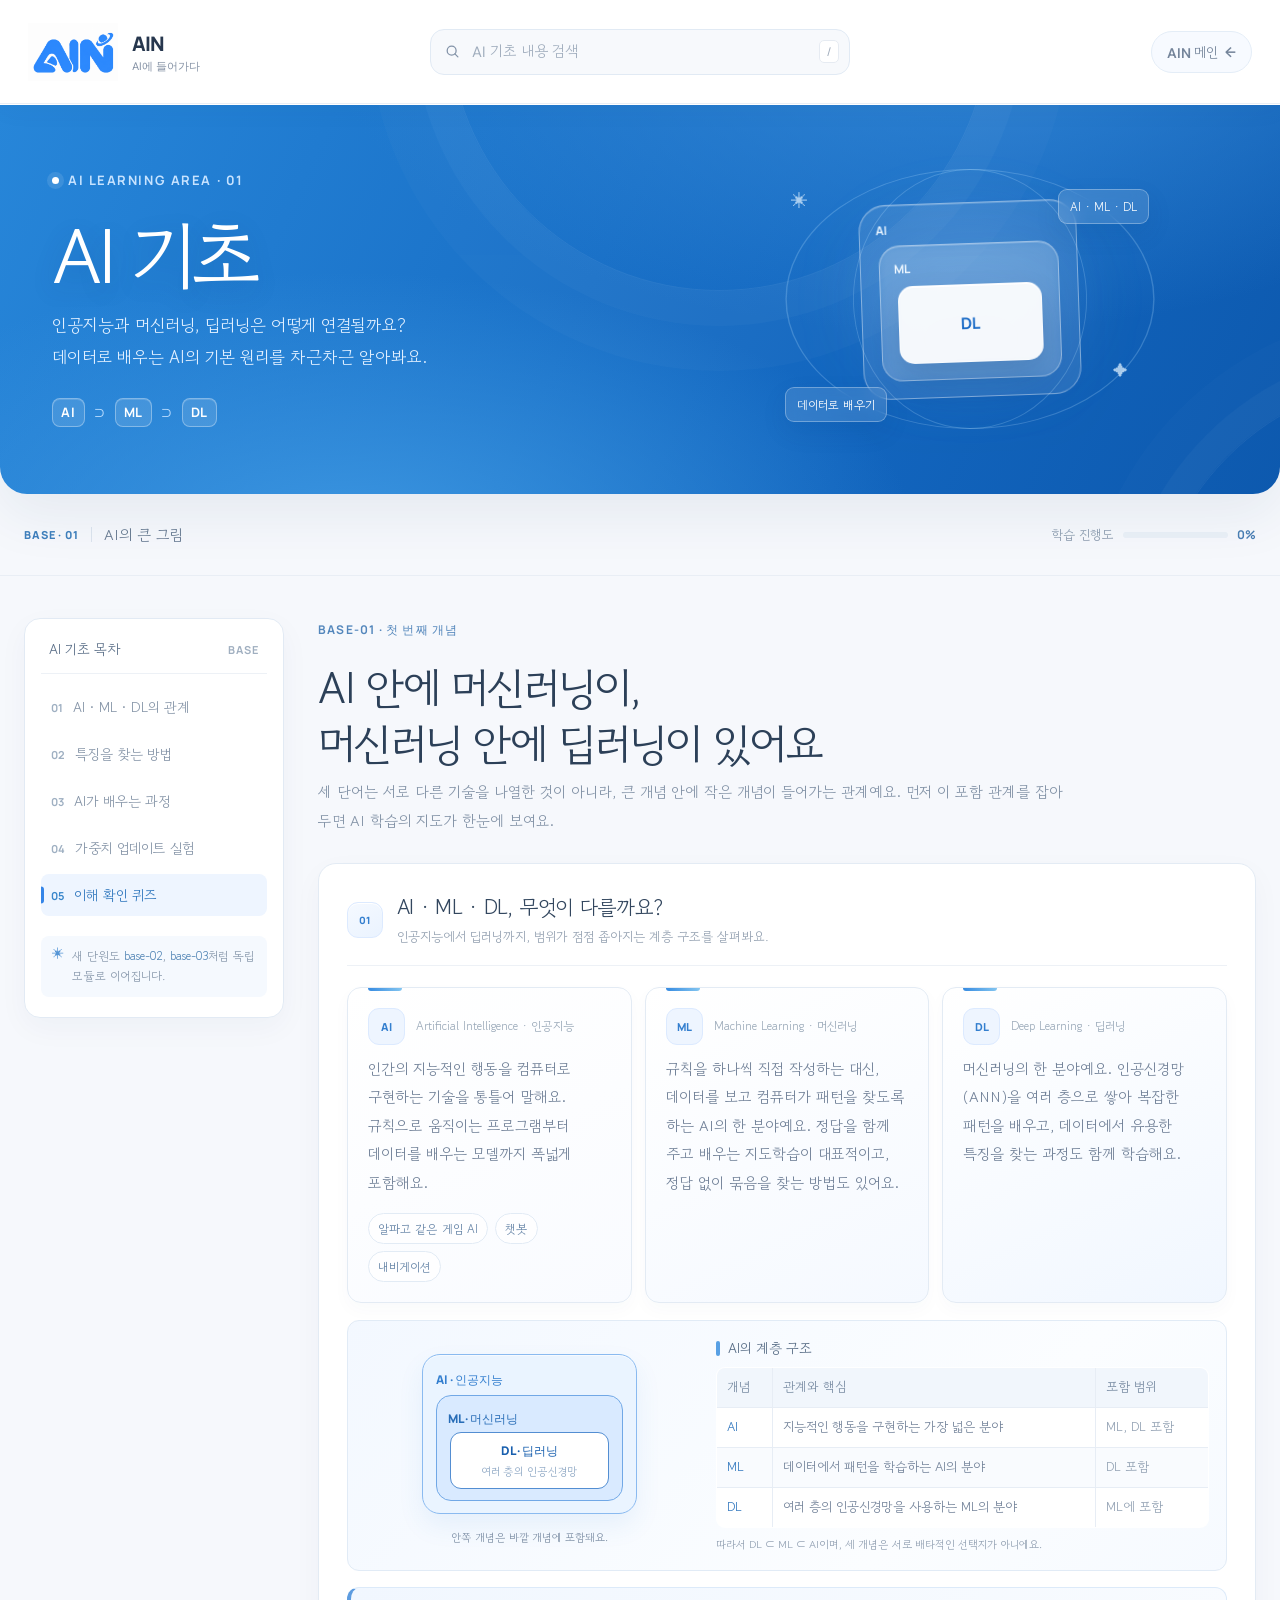
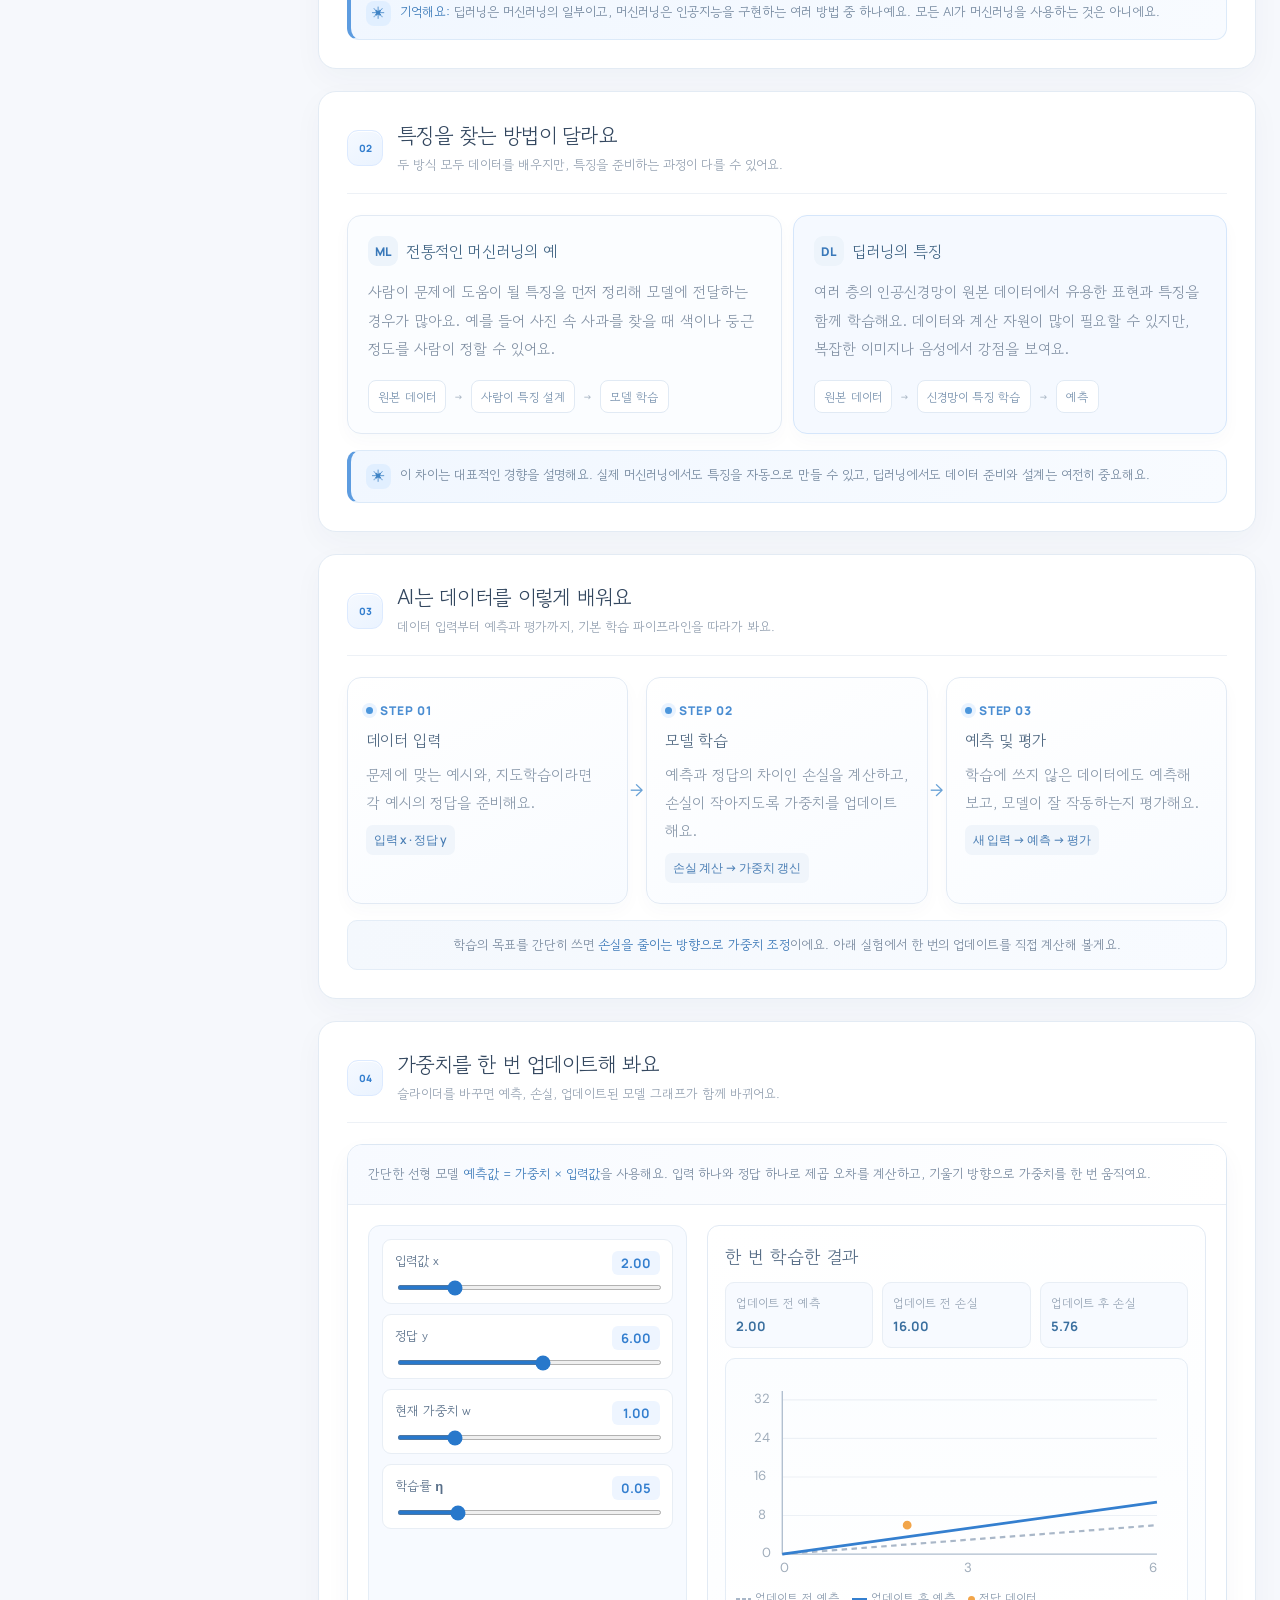
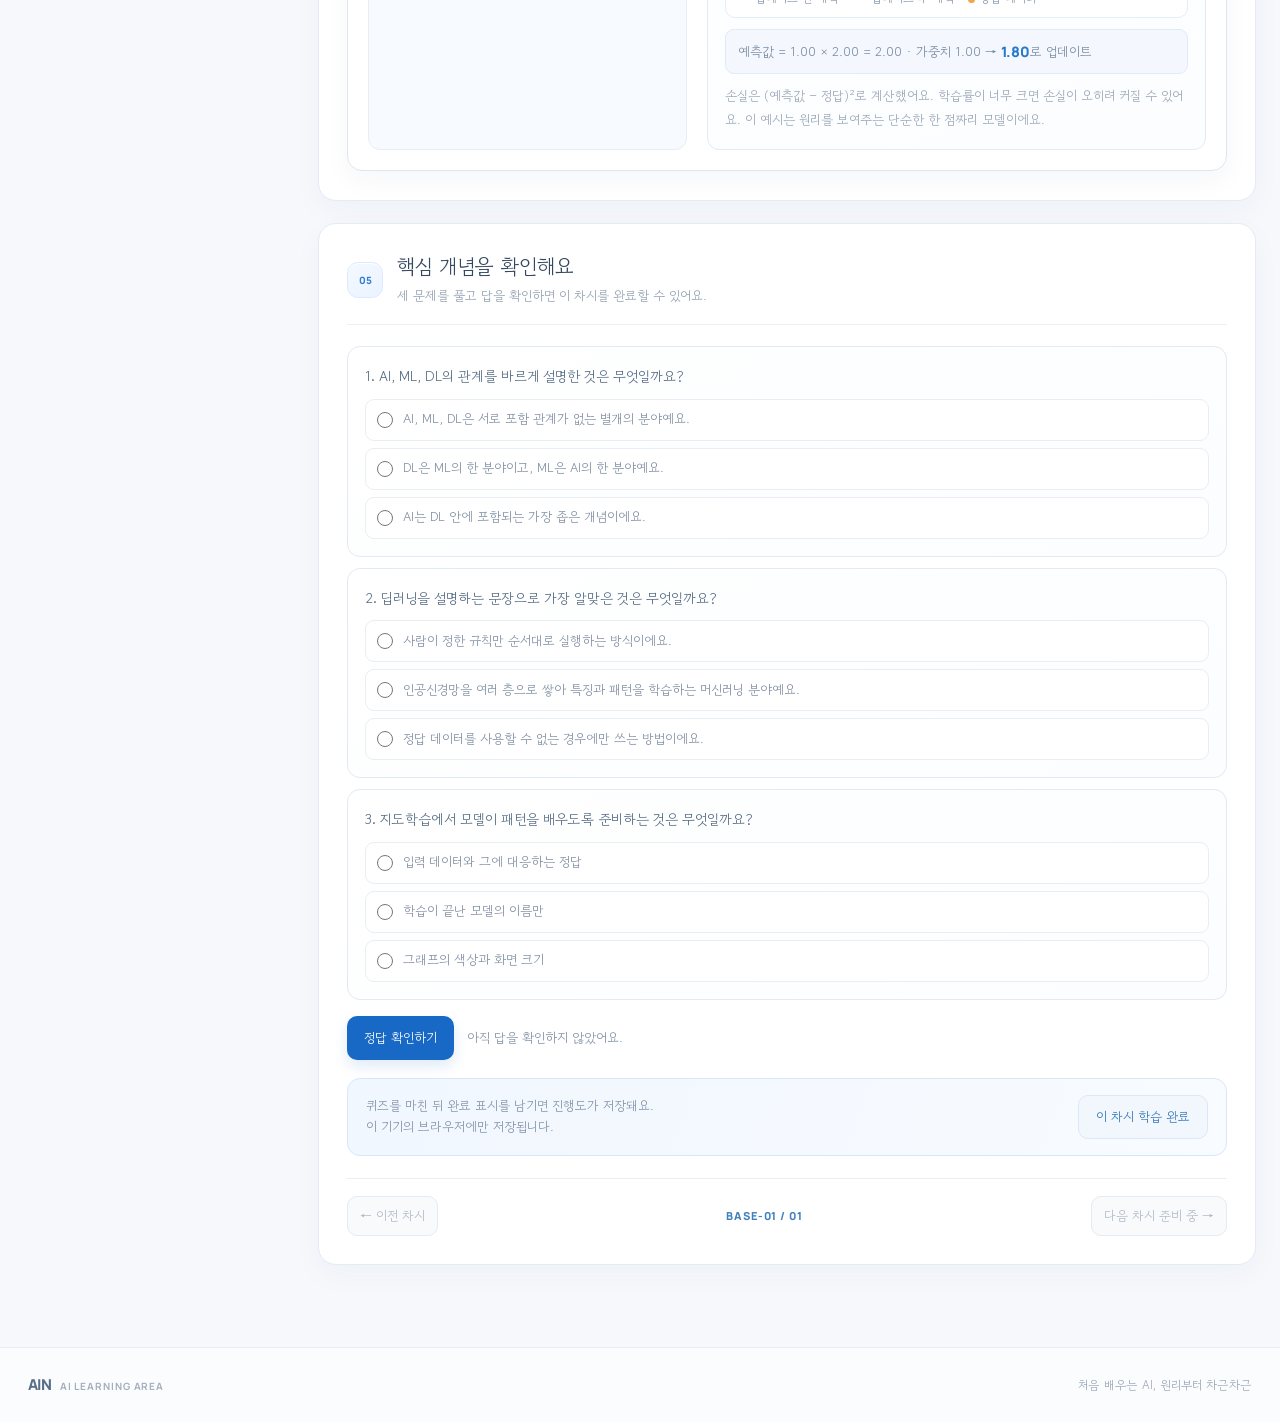
<file: index.html>
<!doctype html>
<html lang="ko">
  <head>
    <meta charset="UTF-8" />
    <meta name="viewport" content="width=device-width, initial-scale=1.0" />
    <meta name="theme-color" content="#1769c5" />
    <meta name="description" content="AI, 머신러닝, 딥러닝의 관계와 학습 원리를 직접 살펴보는 AIN AI 기초 학습 공간입니다." />
    <title>AI 기초 | AIN</title>
    <link rel="icon" type="image/png" href="./assets/ain-logo.png" />
    <link rel="preconnect" href="https://fonts.googleapis.com" />
    <link rel="preconnect" href="https://fonts.gstatic.com" crossorigin />
    <link href="https://fonts.googleapis.com/css2?family=DM+Sans:wght@400;500;600;700;800&family=Gowun+Dodum&family=Manrope:wght@400;500;600;700;800&display=swap" rel="stylesheet" />
    <link rel="stylesheet" href="./src/styles/main.css" />
    <link rel="stylesheet" href="./src/modules/base/base.css" />
  </head>
  <body>
    <div id="app" aria-live="polite">
      <div class="loading-state"><span class="loading-dot"></span> AI 기초 학습을 준비하고 있어요.</div>
    </div>
    <script defer src="./src/modules/base/lessons/base-01.js"></script>
    <script defer src="./src/modules/base/index.js"></script>
    <script defer src="./src/modules/registry.js"></script>
    <script defer src="./src/app.js"></script>
  </body>
</html>
</file>
<file: src/styles/main.css>
:root {
  font-family: 'DM Sans', 'Gowun Dodum', sans-serif;
  color: #202b3d;
  background: #f6f8fc;
  font-synthesis: none;
  text-rendering: optimizeLegibility;
  -webkit-font-smoothing: antialiased;
  --blue: #1769c5;
  --blue-bright: #3485e8;
  --ink: #202b3d;
  --muted: #7f8da2;
  --line: #e7edf5;
  --card: #fff;
  --soft-blue: #eef5ff;
  --shadow: 0 12px 34px #233d5c0b;
}

* { box-sizing: border-box; }
html { scroll-behavior: smooth; scroll-padding-top: 116px; }
body { min-width: 320px; min-height: 100vh; margin: 0; }
button, input { font: inherit; }
button, a { -webkit-tap-highlight-color: transparent; }
a { color: inherit; text-decoration: none; }
button:focus-visible, a:focus-visible, input:focus-visible { outline: 3px solid #80b6ff; outline-offset: 3px; }
[hidden] { display: none !important; }

.loading-state, .not-found { min-height: 100vh; display: grid; align-content: center; justify-items: center; gap: 12px; padding: 32px; text-align: center; }
.loading-state { color: #71829a; }
.loading-dot { width: 10px; height: 10px; border-radius: 50%; background: var(--blue-bright); box-shadow: 0 0 0 7px #3485e81a; }
.not-found h1 { max-width: 680px; margin: 0; font: 700 clamp(28px, 5vw, 44px) 'Gowun Dodum', sans-serif; letter-spacing: -.045em; }
.not-found p { margin: 0 0 8px; color: var(--muted); }
.eyebrow { display: inline-flex; align-items: center; gap: 8px; color: #94a6ba; font: 700 9px Manrope, sans-serif; letter-spacing: .1em; }
.button { min-height: 46px; display: inline-flex; align-items: center; justify-content: center; gap: 12px; padding: 0 19px; border: 0; border-radius: 11px; cursor: pointer; font-weight: 700; transition: transform .18s, box-shadow .18s, background .18s; }
.button:hover { transform: translateY(-2px); }
.button-primary { color: #fff; background: var(--blue); box-shadow: 0 8px 20px #1769c52e; }
.button-primary:hover { background: #0c5bb5; box-shadow: 0 11px 24px #1769c536; }
.button-secondary { color: #276dc0; background: #eef5ff; }
.button-secondary:hover { background: #e2efff; }

@media (prefers-reduced-motion: reduce) {
  *, *::before, *::after { scroll-behavior: auto !important; transition: none !important; animation-duration: .01ms !important; }
}
</file>
<file: src/modules/base/base.css>
.learning-app { min-height: 100vh; }
.topbar { position: sticky; z-index: 10; top: 0; height: 104px; display: grid; grid-template-columns: 1fr minmax(260px, 420px) 1fr; align-items: center; gap: 26px; padding: 0 max(28px, calc((100vw - 1360px) / 2)); border-bottom: 1px solid #e9eef5; background: #ffffffed; backdrop-filter: blur(14px); }
.brand { width: fit-content; display: flex; align-items: center; gap: 14px; }
.brand-logo { width: 90px; height: 58px; flex: 0 0 90px; display: block; object-fit: cover; object-position: center; }
.brand-copy { display: grid; gap: 2px; }
.brand-copy strong { color: #27374e; font: 800 20px Manrope, sans-serif; letter-spacing: -.06em; }
.brand-copy small { color: #8491a4; font: 400 11px 'DM Sans', sans-serif; }
.search-wrap { height: 42px; display: flex; align-items: center; gap: 9px; padding: 0 10px 0 13px; border: 1px solid #e6ecf4; border-radius: 11px; background: #f9fbfd; color: #8393a8; transition: border .18s, box-shadow .18s; }
.search-wrap svg { width: 17px; height: 17px; flex: 0 0 17px; fill: none; stroke: currentColor; stroke-linecap: round; stroke-width: 1.8; }
.search-wrap input { width: 100%; min-width: 0; border: 0; outline: 0; background: transparent; color: var(--ink); font-size: 12px; }
.search-wrap input::placeholder { color: #a0adbd; }
.search-wrap input:focus-visible { outline: 0; }
.search-wrap:focus-within { border-color: #9fc7f7; box-shadow: 0 0 0 3px #3485e812; }
.search-wrap kbd { flex: 0 0 auto; padding: 4px 7px; border: 1px solid #e6ebf2; border-radius: 5px; background: #fff; color: #a1adbc; font: 500 10px 'DM Sans', sans-serif; }
.home-link { justify-self: end; display: inline-flex; align-items: center; gap: 7px; color: #74849a; font-size: 11px; font-weight: 600; transition: color .16s; }
.home-link:hover { color: var(--blue); }
.course-hero { position: relative; min-height: 360px; display: grid; grid-template-columns: minmax(0, 1.1fr) minmax(340px, .9fr); align-items: center; gap: 28px; overflow: hidden; padding: 49px max(52px, calc((100vw - 1240px) / 2)); border-radius: 0 0 27px 27px; background: radial-gradient(ellipse at 27% 110%, #3b95e0 0, transparent 43%), radial-gradient(ellipse at 74% -23%, #3286d5 0, transparent 47%), linear-gradient(115deg, #2786d9, #1265be 69%, #0d59ae); color: #fff; }
.course-hero::before, .course-hero::after { position: absolute; width: 540px; height: 540px; border: 1px solid #ffffff17; border-radius: 50%; content: ''; pointer-events: none; }
.course-hero::before { top: -355px; left: 35%; box-shadow: 0 0 0 35px #ffffff08, 0 0 0 80px #ffffff07; }
.course-hero::after { right: -410px; bottom: -425px; box-shadow: 0 0 0 30px #ffffff09, 0 0 0 67px #ffffff07; }
.course-hero-copy { position: relative; z-index: 1; max-width: 650px; }
.hero-eyebrow { display: flex; align-items: center; gap: 9px; color: #c7e3ff; font: 700 10px Manrope, sans-serif; letter-spacing: .12em; }
.hero-eyebrow > span { width: 7px; height: 7px; border-radius: 50%; background: #fff; box-shadow: 0 0 0 5px #ffffff1b; }
.course-hero h1 { margin: 26px 0 12px; font: 700 clamp(52px, 6.2vw, 78px) 'Gowun Dodum', sans-serif; letter-spacing: -.07em; line-height: 1.05; }
.course-hero p { margin: 0; color: #e0efff; font: 400 15px/1.9 'Gowun Dodum', sans-serif; word-break: keep-all; }
.hero-tags { display: flex; align-items: center; gap: 9px; margin-top: 24px; color: #bbddff; font: 700 10px Manrope, sans-serif; letter-spacing: .05em; }
.hero-tags span:not([aria-hidden]) { display: inline-grid; min-width: 33px; height: 29px; place-items: center; padding: 0 8px; border: 1px solid #ffffff45; border-radius: 8px; background: #ffffff18; color: #fff; }
.hero-illustration { position: relative; z-index: 1; width: min(100%, 390px); height: 255px; justify-self: center; display: grid; place-items: center; }
.hero-orbit { position: absolute; width: 260px; height: 260px; border: 1px solid #b9dfff3d; border-radius: 50%; }
.orbit-one { transform: scaleX(1.42); }
.orbit-two { transform: scaleX(.9) rotate(62deg); }
.concept-stack { position: relative; width: 218px; height: 195px; filter: drop-shadow(0 16px 26px #063e7f33); }
.stack-ai, .stack-ml, .stack-dl { position: absolute; display: grid; justify-items: start; border: 1px solid #ffffff65; backdrop-filter: blur(7px); }
.stack-ai { inset: 0; padding: 16px; border-radius: 27px; background: #ffffff18; color: #eaf5ff; font: 700 12px Manrope, sans-serif; }
.stack-ml { inset: 40px 18px 17px; padding: 14px; border-radius: 21px; background: #ffffff23; color: #f0f8ff; }
.stack-dl { inset: 40px 17px 16px; align-content: center; justify-items: center; border-radius: 15px; background: #ffffffed; color: #1769c5; font-size: 16px; }
.hero-float { position: absolute; padding: 8px 11px; border: 1px solid #ffffff4d; border-radius: 9px; background: #ffffff20; color: #fff; font: 600 9px 'Gowun Dodum', sans-serif; backdrop-filter: blur(8px); }
.float-top { top: 17px; right: 16px; }
.float-bottom { bottom: 5px; left: 10px; }
.hero-sparkle { position: absolute; color: #e2f2ffb8; }
.sparkle-one { top: 18px; left: 16px; font-size: 17px; }
.sparkle-two { right: 37px; bottom: 46px; font-size: 15px; }

.course-overview { max-width: 1280px; min-height: 76px; display: flex; align-items: center; justify-content: space-between; gap: 22px; margin: 0 auto; padding: 0 24px; border-bottom: 1px solid #e9eef5; }
.overview-title { display: flex; align-items: center; gap: 12px; color: #667990; font: 600 11px 'Gowun Dodum', sans-serif; }
.unit-code { color: #3f80bd; font: 800 9px Manrope, sans-serif; letter-spacing: .08em; }
.overview-divider { width: 1px; height: 15px; background: #dce4ee; }
.progress-summary { display: flex; align-items: center; gap: 9px; color: #8b9bae; font: 400 9px 'Gowun Dodum', sans-serif; }
.progress-track { width: 105px; height: 6px; overflow: hidden; border-radius: 999px; background: #eaf0f7; }
.progress-track > span { height: 100%; display: block; border-radius: inherit; background: linear-gradient(90deg, #368be1, #62b4e9); transition: width .3s ease; }
.progress-summary strong { color: #4a7fb4; font: 700 9px Manrope, sans-serif; }

.course-layout { max-width: 1280px; display: grid; grid-template-columns: 220px minmax(0, 1fr); align-items: start; gap: 30px; margin: 0 auto; padding: 35px 24px 60px; }
.course-sidebar { position: sticky; top: 116px; padding: 17px 13px; border: 1px solid #e6edf5; border-radius: 13px; background: #fff; box-shadow: var(--shadow); }
.sidebar-heading { display: flex; align-items: center; justify-content: space-between; gap: 8px; padding: 0 8px 13px; border-bottom: 1px solid #edf1f6; color: #5c7089; font: 700 10px 'Gowun Dodum', sans-serif; }
.sidebar-heading small { color: #a0afc0; font: 700 8px Manrope, sans-serif; letter-spacing: .08em; }
.lesson-nav { display: grid; gap: 4px; padding: 10px 0; }
.lesson-nav a { min-height: 38px; display: flex; align-items: center; gap: 9px; padding: 7px 8px; border-radius: 8px; color: #8594a7; font: 500 9px 'Gowun Dodum', sans-serif; transition: background .16s, color .16s; }
.lesson-nav a:hover, .lesson-nav a:focus-visible, .lesson-nav a.is-active { background: #eef5ff; color: #2e76bd; }
.nav-number { color: #9fb0c2; font: 700 8px Manrope, sans-serif; }
.lesson-nav a.is-active .nav-number { color: #3986cb; }
.sidebar-note { display: flex; gap: 8px; margin-top: 8px; padding: 10px 9px; border-radius: 8px; background: #f5f9fe; }
.note-icon { flex: 0 0 auto; color: #5595d5; font-size: 12px; }
.sidebar-note p { margin: 0; color: #8a9aad; font: 400 8px/1.7 'Gowun Dodum', sans-serif; }
.sidebar-note strong { color: #4e82b3; }
.lesson-content { min-width: 0; }
.lesson-heading { margin: 0 0 23px; }
.lesson-heading .eyebrow { margin-bottom: 9px; color: #5487bc; }
.lesson-heading h2 { margin: 12px 0 7px; color: #2c4058; font: 700 clamp(27px, 3vw, 37px)/1.38 'Gowun Dodum', sans-serif; letter-spacing: -.045em; word-break: keep-all; }
.lesson-heading p { margin: 0; color: #8292a6; font: 400 11px/1.8 'Gowun Dodum', sans-serif; }
.lesson-section { margin: 0 0 17px; padding: 23px; border: 1px solid #e6edf5; border-radius: 14px; background: #fff; box-shadow: var(--shadow); scroll-margin-top: 116px; }
.section-title-row { display: flex; align-items: start; gap: 12px; margin-bottom: 17px; }
.section-index { flex: 0 0 auto; display: grid; width: 27px; height: 27px; place-items: center; border-radius: 8px; background: #eef5ff; color: #347fcf; font: 800 9px Manrope, sans-serif; }
.section-title-row h3 { margin: 0; color: #33475f; font: 700 17px/1.5 'Gowun Dodum', sans-serif; letter-spacing: -.035em; }
.section-title-row p { margin: 3px 0 0; color: #94a1b1; font: 400 9px/1.7 'Gowun Dodum', sans-serif; }
.definition-grid { display: grid; grid-template-columns: repeat(2, minmax(0, 1fr)); gap: 10px; }
.definition-card { min-width: 0; padding: 16px; border: 1px solid #e8eef5; border-radius: 10px; background: #fbfdff; }
.definition-card:nth-child(2) { background: #f6faff; }
.definition-card:nth-child(3) { background: #f1f7ff; }
.concept-label { display: flex; align-items: center; gap: 9px; margin-bottom: 10px; }
.concept-label strong { color: #496986; font: 700 11px 'Gowun Dodum', sans-serif; }
.concept-label span { color: #99a8b8; font: 400 8px 'Gowun Dodum', sans-serif; }
.definition-card p { margin: 0; color: #718198; font: 400 10px/1.8 'Gowun Dodum', sans-serif; word-break: keep-all; }
.example-chips { display: flex; flex-wrap: wrap; gap: 5px; margin-top: 12px; }
.example-chips span { padding: 5px 7px; border: 1px solid #e3edf9; border-radius: 6px; background: #fff; color: #6483a6; font: 500 8px 'Gowun Dodum', sans-serif; }
.hierarchy-panel { display: grid; grid-template-columns: minmax(190px, .8fr) minmax(0, 1.2fr); align-items: center; gap: 22px; margin-top: 17px; padding: 17px; border-radius: 12px; background: linear-gradient(135deg, #f6faff, #fbfdff); }
.hierarchy-visual { min-height: 176px; display: grid; place-items: center; }
.hierarchy-ai { width: min(100%, 215px); height: 160px; position: relative; padding: 13px; border: 1px solid #8abaf0; border-radius: 18px; background: #eaf4ff; }
.hierarchy-ai > strong, .hierarchy-ml > strong, .hierarchy-dl > strong { font: 800 10px Manrope, sans-serif; }
.hierarchy-ai > strong { color: #347fcf; }
.hierarchy-ml { position: absolute; inset: 40px 13px 12px; padding: 11px; border: 1px solid #71a8e6; border-radius: 15px; background: #d9eaff; }
.hierarchy-ml > strong { color: #286db7; }
.hierarchy-dl { position: absolute; inset: 36px 13px 11px; display: grid; align-content: center; justify-items: center; border: 1px solid #538ed2; border-radius: 11px; background: #fff; color: #185fae; }
.hierarchy-dl small { margin-top: 3px; color: #90a9c5; font: 400 8px 'Gowun Dodum', sans-serif; }
.hierarchy-caption { margin: 7px 0 0; color: #8393a8; font: 400 8px/1.6 'Gowun Dodum', sans-serif; text-align: center; }
.hierarchy-table-wrap { min-width: 0; }
.hierarchy-table-wrap h4 { margin: 0 0 9px; color: #586d86; font: 700 11px 'Gowun Dodum', sans-serif; }
.hierarchy-table { width: 100%; border-collapse: collapse; background: #fff; font: 400 9px/1.6 'Gowun Dodum', sans-serif; }
.hierarchy-table th, .hierarchy-table td { padding: 9px 10px; border: 1px solid #e7edf5; text-align: left; vertical-align: top; }
.hierarchy-table th { background: #f3f7fc; color: #788ba2; font-weight: 700; }
.hierarchy-table td { color: #718198; }
.hierarchy-table td:first-child { color: #3278bf; font-weight: 700; white-space: nowrap; }
.hierarchy-table td:last-child { color: #91a0b2; }
.table-note { margin: 8px 0 0; color: #94a2b4; font: 400 8px/1.6 'Gowun Dodum', sans-serif; }
.callout { display: flex; gap: 9px; margin-top: 12px; padding: 10px 12px; border-left: 3px solid #5d9ce0; border-radius: 0 8px 8px 0; background: #f3f8fe; color: #72869d; font: 400 9px/1.75 'Gowun Dodum', sans-serif; }
.callout strong { color: #3978b8; }

.feature-compare { display: grid; grid-template-columns: 1fr 1fr; gap: 11px; }
.feature-card { padding: 16px; border: 1px solid #e6edf6; border-radius: 11px; background: #fbfdff; }
.feature-card.deep { border-color: #d5e6fb; background: #f5f9ff; }
.feature-card h4 { display: flex; align-items: center; gap: 8px; margin: 0 0 10px; color: #436685; font: 700 11px 'Gowun Dodum', sans-serif; }
.feature-card h4 span { display: grid; width: 24px; height: 24px; place-items: center; border-radius: 7px; background: #edf4fb; color: #3978b9; font: 800 8px Manrope, sans-serif; }
.feature-card p { margin: 0; color: #8392a5; font: 400 9px/1.8 'Gowun Dodum', sans-serif; }
.feature-flow { display: flex; align-items: center; gap: 6px; margin-top: 12px; color: #7892ae; font: 600 8px 'Gowun Dodum', sans-serif; }
.feature-flow span { padding: 5px 7px; border: 1px solid #e5edf7; border-radius: 5px; background: #fff; }
.feature-flow b { color: #aab7c5; font: 700 9px Manrope, sans-serif; }
.pipeline { display: grid; grid-template-columns: repeat(3, minmax(0, 1fr)); align-items: stretch; gap: 21px; }
.pipeline-step { position: relative; min-height: 133px; padding: 16px 14px; border: 1px solid #e6edf5; border-radius: 11px; background: #fbfdff; }
.pipeline-step:not(:last-child)::after { position: absolute; top: 50%; right: -18px; color: #82a9d2; font-size: 14px; content: '→'; transform: translateY(-50%); }
.pipeline-step > span { display: block; margin-bottom: 9px; color: #4a8dd2; font: 800 9px Manrope, sans-serif; letter-spacing: .08em; }
.pipeline-step h4 { margin: 0 0 6px; color: #536b84; font: 700 11px 'Gowun Dodum', sans-serif; }
.pipeline-step p { margin: 0; color: #8998aa; font: 400 8px/1.7 'Gowun Dodum', sans-serif; }
.pipeline-step code { display: inline-block; margin-top: 8px; padding: 4px 6px; border-radius: 5px; background: #f0f5fb; color: #477cb3; font: 600 8px Manrope, sans-serif; }
.formula-strip { margin-top: 12px; padding: 10px 12px; border-radius: 8px; background: #f5f8fc; color: #77889d; font: 400 9px/1.7 'Gowun Dodum', sans-serif; text-align: center; }
.formula-strip strong { color: #3876b6; }

.experiment-card { overflow: hidden; border: 1px solid #e3ebf5; border-radius: 11px; background: #fff; }
.experiment-intro { margin: 0; padding: 14px 16px; border-bottom: 1px solid #e7edf5; color: #77899f; font: 400 9px/1.8 'Gowun Dodum', sans-serif; }
.experiment-body { display: grid; grid-template-columns: minmax(190px, .78fr) minmax(0, 1.22fr); gap: 18px; padding: 16px; }
.controls-panel { display: grid; align-content: start; gap: 13px; }
.control-row { display: grid; grid-template-columns: 1fr auto; gap: 5px 10px; }
.control-row label { color: #657990; font: 600 9px 'Gowun Dodum', sans-serif; }
.control-row output { color: #347bbf; font: 700 9px Manrope, sans-serif; }
.control-row input[type="range"] { grid-column: 1 / -1; width: 100%; height: 5px; accent-color: #347fcf; cursor: pointer; }
.result-panel { min-width: 0; padding: 13px; border: 1px solid #e9eef5; border-radius: 9px; background: #fff; }
.result-panel h4 { margin: 0 0 10px; color: #596f88; font: 700 10px 'Gowun Dodum', sans-serif; }
.result-metrics { display: grid; grid-template-columns: repeat(3, minmax(0, 1fr)); gap: 7px; }
.metric { min-width: 0; padding: 8px; border-radius: 7px; background: #f6f9fd; }
.metric span { display: block; margin-bottom: 4px; color: #96a4b5; font: 400 7px 'Gowun Dodum', sans-serif; }
.metric strong { color: #3a6f9f; font: 700 10px Manrope, sans-serif; }
.chart-wrap { margin-top: 10px; padding: 7px; border: 1px solid #eef2f7; border-radius: 8px; background: #fff; }
.learning-chart { width: 100%; height: auto; display: block; overflow: visible; }
.chart-grid { stroke: #edf1f6; stroke-width: 1; }
.chart-axis { stroke: #aebdce; stroke-width: 1.2; }
.chart-label { fill: #a0adbb; font: 8px 'DM Sans', sans-serif; }
.chart-line-before { fill: none; stroke: #a9b7c8; stroke-width: 2; stroke-dasharray: 5 4; }
.chart-line-after { fill: none; stroke: #347fcf; stroke-width: 2.5; }
.chart-target { fill: #f2a54a; stroke: #fff; stroke-width: 2; }
.chart-legend { display: flex; flex-wrap: wrap; gap: 10px; margin-top: 5px; color: #8b9bae; font: 400 7px 'Gowun Dodum', sans-serif; }
.legend-line { width: 15px; height: 2px; display: inline-block; margin: 0 4px 2px 0; background: #347fcf; vertical-align: middle; }
.legend-line.before { background: repeating-linear-gradient(90deg, #a9b7c8 0 4px, transparent 4px 6px); }
.legend-point { width: 7px; height: 7px; display: inline-block; margin: 0 4px 0 0; border-radius: 50%; background: #f2a54a; vertical-align: middle; }
.experiment-equation { margin: 11px 0 0; color: #788ba1; font: 400 8px/1.8 'Gowun Dodum', sans-serif; }
.experiment-equation code { color: #3e78b1; font: 600 8px Manrope, sans-serif; }
.experiment-note { margin: 10px 0 0; color: #9aa7b6; font: 400 8px/1.7 'Gowun Dodum', sans-serif; }

.quiz-list { display: grid; gap: 9px; }
.quiz-question { min-width: 0; margin: 0; padding: 13px; border: 1px solid #e8edf4; border-radius: 9px; background: #fcfdff; }
.visually-hidden { position: absolute; width: 1px; height: 1px; overflow: hidden; clip: rect(0, 0, 0, 0); white-space: nowrap; clip-path: inset(50%); }
.quiz-question h4 { margin: 0 0 10px; color: #566c84; font: 700 10px/1.6 'Gowun Dodum', sans-serif; }
.quiz-options { display: grid; gap: 6px; }
.quiz-option { display: flex; align-items: start; gap: 8px; color: #8190a3; font: 400 9px/1.6 'Gowun Dodum', sans-serif; cursor: pointer; }
.quiz-option input { margin: 2px 0 0; accent-color: #347fcf; }
.quiz-feedback { display: none; margin: 9px 0 0; padding: 8px 9px; border-radius: 6px; color: #71859c; font: 400 8px/1.65 'Gowun Dodum', sans-serif; }
.quiz-question.is-correct .quiz-feedback, .quiz-question.is-incorrect .quiz-feedback { display: block; }
.quiz-question.is-correct .quiz-feedback { background: #eef8f2; color: #478464; }
.quiz-question.is-incorrect .quiz-feedback { background: #fff5ed; color: #a7764c; }
.quiz-actions { display: flex; flex-wrap: wrap; align-items: center; gap: 10px; margin-top: 12px; }
.quiz-actions .button { min-height: 39px; font-size: 10px; }
.quiz-result { color: #8292a6; font: 600 9px 'Gowun Dodum', sans-serif; }
.completion-row { display: flex; align-items: center; justify-content: space-between; gap: 15px; margin-top: 14px; padding: 13px 14px; border: 1px solid #dceaf9; border-radius: 10px; background: #f5f9ff; }
.completion-row p { margin: 0; color: #8393a7; font: 400 9px/1.6 'Gowun Dodum', sans-serif; }
.completion-row .button { min-height: 36px; flex: 0 0 auto; font-size: 9px; }
.lesson-pagination { display: flex; align-items: center; justify-content: space-between; gap: 10px; margin-top: 19px; }
.pagination-link { min-height: 40px; display: inline-flex; align-items: center; gap: 8px; padding: 0 12px; border: 1px solid #e4ebf3; border-radius: 9px; background: #fff; color: #73869d; font: 600 9px 'Gowun Dodum', sans-serif; }
.pagination-link[aria-disabled="true"] { color: #b0bbc8; background: #f8fafc; cursor: not-allowed; }
.search-empty { max-width: 850px; margin: -35px auto 45px; padding: 20px; color: #91a0b2; text-align: center; }
.search-empty strong, .search-empty span { display: block; }
.search-empty strong { margin-bottom: 5px; color: #687d95; font: 700 13px 'Gowun Dodum', sans-serif; }
.search-empty span { font-size: 10px; }
.site-footer { min-height: 75px; display: flex; align-items: center; justify-content: space-between; gap: 15px; padding: 16px max(28px, calc((100vw - 1240px) / 2)); border-top: 1px solid #e7edf5; background: #fff; color: #9aa7b6; font: 400 9px 'Gowun Dodum', sans-serif; }
.footer-brand { display: flex; align-items: baseline; gap: 9px; color: #596e88; font: 800 13px Manrope, sans-serif; letter-spacing: -.05em; }
.footer-brand span { color: #a3afbc; font: 700 8px Manrope, sans-serif; letter-spacing: .09em; }

.button { min-height: 39px; display: inline-flex; align-items: center; justify-content: center; gap: 10px; padding: 0 13px; border: 0; border-radius: 8px; cursor: pointer; font: 700 9px 'Gowun Dodum', sans-serif; transition: background .16s, transform .16s, box-shadow .16s; }
.button:hover { transform: translateY(-1px); }
.button-primary { box-shadow: 0 6px 14px #1769c524; }
.button-primary:hover { box-shadow: 0 8px 18px #1769c52b; }
.button-secondary { border: 1px solid #dce8f6; background: #f2f7fd; color: #3476b5; }

@media (max-width: 1320px) {
  .course-overview, .course-layout { margin-right: auto; margin-left: auto; }
}
@media (max-width: 1000px) {
  .topbar { grid-template-columns: 1fr minmax(210px, 330px) auto; gap: 16px; padding: 0 24px; }
  .course-hero { grid-template-columns: minmax(0, 1fr) minmax(280px, .8fr); padding-right: 42px; padding-left: 42px; }
  .course-layout { grid-template-columns: 190px minmax(0, 1fr); gap: 22px; padding-right: 22px; padding-left: 22px; }
  .course-sidebar { padding: 14px 10px; }
  .lesson-nav a { font-size: 8px; }
  .lesson-section { padding: 19px; }
  .hierarchy-panel { grid-template-columns: minmax(150px, .7fr) minmax(0, 1.3fr); gap: 13px; padding: 13px; }
  .hierarchy-table th, .hierarchy-table td { padding: 7px; }
}
@media (max-width: 720px) {
  body { min-width: 320px; }
  .topbar { height: 82px; grid-template-columns: auto minmax(0, 1fr) auto; gap: 12px; padding: 0 16px; }
  .brand { gap: 12px; }
  .brand-logo { width: 90px; height: 58px; flex-basis: 90px; }
  .search-wrap { height: 37px; gap: 7px; padding: 0 8px; }
  .search-wrap svg { width: 15px; height: 15px; flex-basis: 15px; }
  .search-wrap input { font-size: 10px; }
  .search-wrap kbd { display: none; }
  .home-link { font-size: 0; }
  .home-link span { font-size: 15px; }
  .course-hero { min-height: 380px; display: block; padding: 38px 28px 190px; border-radius: 0 0 20px 20px; }
  .course-hero h1 { margin: 21px 0 10px; font-size: 54px; }
  .course-hero p { font-size: 12px; line-height: 1.85; }
  .hero-tags { flex-wrap: wrap; gap: 6px; margin-top: 17px; font-size: 8px; }
  .desktop-break { display: none; }
  .hero-illustration { position: absolute; right: 10px; bottom: -5px; width: 245px; height: 190px; transform: scale(.82); transform-origin: bottom right; }
  .concept-stack { width: 190px; height: 165px; }
  .hero-orbit { width: 215px; height: 215px; }
  .float-top { top: 17px; right: 16px; }
  .float-bottom { bottom: 5px; left: 10px; }
  .course-overview { min-height: 65px; gap: 9px; margin: 0 16px; padding: 0; }
  .course-layout { display: block; margin: 0 16px; padding: 23px 0 42px; }
  .course-sidebar { position: static; margin-bottom: 22px; padding: 12px; }
  .sidebar-heading { padding: 0 5px 10px; }
  .lesson-nav { display: flex; gap: 6px; overflow-x: auto; padding: 8px 0 6px; scrollbar-width: thin; }
  .lesson-nav a { min-width: max-content; min-height: 44px; gap: 8px; padding: 8px 10px; font-size: 12px; line-height: 1.4; }
  .lesson-nav a > span:last-child { white-space: nowrap; }
  .sidebar-note { margin-top: 7px; padding: 8px; }
  .lesson-heading { margin-bottom: 18px; }
  .lesson-heading h2 { margin: 9px 0 6px; font-size: 26px; }
  .lesson-heading p { font-size: 9px; }
  .lesson-section { margin-bottom: 12px; padding: 16px 13px; border-radius: 11px; scroll-margin-top: 94px; }
  .section-title-row { gap: 9px; margin-bottom: 13px; }
  .definition-grid { grid-template-columns: 1fr; gap: 8px; }
  .definition-card { padding: 13px; }
  .concept-label { margin-bottom: 10px; }
  .hierarchy-panel { grid-template-columns: 1fr; gap: 8px; margin-top: 11px; padding: 11px; }
  .hierarchy-visual { min-height: 153px; }
  .hierarchy-ai { width: min(100%, 205px); height: 145px; }
  .hierarchy-table th, .hierarchy-table td { padding: 7px 6px; }
  .feature-compare { grid-template-columns: 1fr; gap: 8px; }
  .feature-card { padding: 13px; }
  .feature-flow { flex-wrap: wrap; }
  .pipeline { grid-template-columns: 1fr; gap: 17px; }
  .pipeline-step { min-height: 0; padding: 13px; }
  .pipeline-step:not(:last-child)::after { top: auto; right: 50%; bottom: -17px; transform: translateX(50%) rotate(90deg); }
  .experiment-body { grid-template-columns: 1fr; gap: 14px; padding: 12px; }
  .controls-panel { grid-template-columns: 1fr 1fr; gap: 12px; }
  .result-metrics { gap: 5px; }
  .metric { padding: 7px 5px; }
  .quiz-question { padding: 10px; }
  .completion-row { align-items: start; flex-direction: column; gap: 10px; }
  .lesson-pagination { gap: 7px; }
  .pagination-link { min-height: 40px; padding: 0 8px; }
  .site-footer { min-height: 65px; align-items: start; flex-direction: column; justify-content: center; gap: 5px; padding: 11px 17px; }
}
@media (max-width: 390px) {
  .topbar { grid-template-columns: auto minmax(0, 1fr); }
  .home-link { display: none; }
  .course-hero { padding-right: 20px; padding-left: 20px; }
  .hero-illustration { right: 0; transform: scale(.73); }
  .progress-summary > span { display: none; }
  .course-overview { justify-content: space-between; }
}
@media (min-width: 721px) {
  .search-wrap input { font-size: 15px; }
  .home-link { font-size: 14px; }
  .hero-eyebrow, .hero-tags { font-size: 13px; }
  .course-hero p { font-size: 17px; }
  .hero-float { font-size: 12px; }
  .overview-title { font-size: 15px; }
  .unit-code { font-size: 11px; }
  .progress-summary { font-size: 13px; }
  .progress-summary strong { font-size: 12px; }
  .sidebar-heading { font-size: 14px; }
  .sidebar-heading small { font-size: 11px; }
  .lesson-nav { grid-template-columns: 1fr; gap: 5px; padding: 12px 0; }
  .lesson-nav a { min-height: 48px; gap: 10px; padding: 9px 10px; font-size: 14px; }
  .nav-number { font-size: 11px; }
  .sidebar-note p { font-size: 12px; }
  .eyebrow { font-size: 12px; }
  .lesson-heading h2 { font-size: clamp(34px, 3.4vw, 44px); }
  .lesson-heading p { font-size: 15px; }
  .section-index { font-size: 12px; }
  .section-title-row h3 { font-size: 21px; }
  .section-title-row p { font-size: 13px; }
  .definition-card p, .feature-card p, .pipeline-step p { font-size: 15px; line-height: 1.8; }
  .concept-label strong { font-size: 15px; }
  .concept-label span { font-size: 12px; }
  .example-chips span, .feature-flow { font-size: 12px; }
  .hierarchy-ai > strong, .hierarchy-ml > strong, .hierarchy-dl > strong { font-size: 12px; }
  .hierarchy-dl small, .hierarchy-caption, .table-note { font-size: 11px; }
  .hierarchy-table-wrap h4 { font-size: 14px; }
  .hierarchy-table { font-size: 13px; }
  .callout, .formula-strip, .experiment-intro, .experiment-note { font-size: 13px; }
  .feature-card h4, .pipeline-step h4 { font-size: 16px; }
  .feature-card h4 span, .pipeline-step code { font-size: 12px; }
  .pipeline-step > span { font-size: 12px; }
  .control-row label, .control-row output { font-size: 13px; }
  .result-panel h4 { font-size: 18px; }
  .metric span { font-size: 12px; }
  .metric strong { font-size: 15px; }
  .chart-label, .chart-legend { font-size: 12px; }
  .experiment-equation, .experiment-equation code { font-size: 13px; }
  .quiz-question h4 { font-size: 14px; }
  .quiz-option { font-size: 13px; }
  .quiz-feedback { font-size: 12px; }
  .button, .quiz-actions .button, .completion-row .button { min-height: 46px; padding-right: 17px; padding-left: 17px; font-size: 13px; }
  .quiz-result, .completion-row p { font-size: 13px; }
  .pagination-link { font-size: 13px; }
  .site-footer { font-size: 12px; }
  .footer-brand { font-size: 15px; }
  .footer-brand span { font-size: 10px; }
}
@media (min-width: 1101px) {
  .course-overview, .course-layout { max-width: 1440px; }
  .course-layout { grid-template-columns: 260px minmax(0, 1fr); gap: 34px; }
  .course-sidebar { position: sticky; top: 116px; display: block; margin-bottom: 0; padding: 20px 16px; }
  .sidebar-heading { padding: 0 8px 14px; border-bottom: 1px solid #edf1f6; }
  .lesson-nav { grid-template-columns: 1fr; gap: 5px; padding: 12px 0; }
  .lesson-nav a { min-height: 48px; gap: 10px; padding: 9px 10px; }
  .sidebar-note { margin-top: 8px; padding: 10px 11px; }
}
@media (max-width: 1100px) and (min-width: 721px) {
  .definition-grid { grid-template-columns: 1fr; }
}
@media (max-width: 720px) {
  .search-wrap input { font-size: 13px; }
  .hero-eyebrow { font-size: 10px; }
  .course-hero p { font-size: 14px; }
  .hero-tags { font-size: 9px; }
  .overview-title { font-size: 11px; }
  .unit-code { font-size: 9px; }
  .progress-summary, .progress-summary strong { font-size: 10px; }
  .sidebar-heading { font-size: 12px; }
  .sidebar-heading small { font-size: 9px; }
  .lesson-nav a { min-height: 44px; font-size: 12px; line-height: 1.4; }
  .nav-number { font-size: 9px; }
  .sidebar-note p { font-size: 11px; }
  .eyebrow { font-size: 9px; }
  .lesson-heading h2 { font-size: 30px; }
  .lesson-heading p { font-size: 12px; }
  .section-index { width: 26px; height: 26px; font-size: 10px; }
  .section-title-row h3 { font-size: 17px; }
  .section-title-row p { font-size: 11px; }
  .definition-card p, .feature-card p { font-size: 13px; line-height: 1.8; }
  .concept-label strong { font-size: 13px; }
  .concept-label span, .example-chips span, .feature-flow { font-size: 10px; }
  .hierarchy-ai > strong, .hierarchy-ml > strong, .hierarchy-dl > strong { font-size: 10px; }
  .hierarchy-dl small, .hierarchy-caption, .table-note { font-size: 9px; }
  .hierarchy-table-wrap h4 { font-size: 11px; }
  .hierarchy-table { font-size: 10px; }
  .callout, .formula-strip, .experiment-intro, .experiment-note { font-size: 11px; }
  .feature-card h4, .pipeline-step h4 { font-size: 14px; }
  .feature-card h4 span, .pipeline-step code, .pipeline-step > span { font-size: 10px; }
  .pipeline-step p { font-size: 13px; line-height: 1.8; }
  .control-row label, .control-row output { font-size: 11px; }
  .result-panel h4 { font-size: 14px; }
  .metric span { font-size: 9px; }
  .metric strong { font-size: 12px; }
  .chart-label, .chart-legend { font-size: 10px; }
  .experiment-equation, .experiment-equation code { font-size: 11px; }
  .quiz-question h4 { font-size: 12px; }
  .quiz-option { font-size: 11px; }
  .quiz-feedback { font-size: 10px; }
  .button, .quiz-actions .button, .completion-row .button { min-height: 44px; font-size: 12px; }
  .quiz-result, .completion-row p { font-size: 11px; }
  .pagination-link { font-size: 11px; }
  .site-footer { font-size: 11px; }
}
@media (min-width: 1500px) {
  .brand { gap: clamp(12px, .7vw, 18px); }
  .brand-logo { width: clamp(90px, 3.9vw, 102px); height: clamp(58px, 2.5vw, 66px); flex-basis: clamp(90px, 3.9vw, 102px); }
  .brand-copy strong { font-size: clamp(20px, .8vw, 27px); }
  .brand-copy small { font-size: clamp(11px, .47vw, 14px); }
}

/* Refined detail layer */
.topbar {
  background: #fffffff0;
  box-shadow: 0 1px 0 #fff, 0 8px 24px #233d5c08;
}
.brand { transition: transform .2s ease; }
.brand:hover { transform: translateY(-1px); }
.search-wrap {
  height: 46px;
  border-color: #e1eaf4;
  border-radius: 14px;
  background: #f7f9fc;
}
.home-link {
  min-height: 42px;
  padding: 0 15px;
  border: 1px solid #e4edf7;
  border-radius: 999px;
  background: #f7faff;
}
.home-link:hover {
  border-color: #cfe1f5;
  background: #edf5ff;
}
.course-hero {
  min-height: 390px;
  isolation: isolate;
  box-shadow: 0 20px 55px #153e6b14;
}
.course-hero::before { opacity: .8; }
.course-hero::after { opacity: .7; }
.course-hero h1 { text-shadow: 0 8px 28px #073a7130; }
.hero-tags span:not([aria-hidden]) {
  border-color: #ffffff55;
  background: #ffffff1f;
  box-shadow: inset 0 1px #ffffff24;
}
.hero-illustration { isolation: isolate; }
.hero-illustration::before {
  position: absolute;
  z-index: -1;
  width: 210px;
  height: 150px;
  border-radius: 50%;
  background: #81c7ff36;
  content: '';
  filter: blur(34px);
}
.concept-stack { transform: rotate(-2deg); }
.stack-ai, .stack-ml, .stack-dl { box-shadow: inset 0 1px #ffffff32; }
.stack-dl { box-shadow: 0 14px 28px #063e7f2b, inset 0 1px #fff; }
.hero-float { box-shadow: 0 10px 24px #003f811c; }
.course-overview { min-height: 82px; }
.course-layout { padding-top: 42px; }
.course-sidebar {
  border-color: #e2eaf4;
  border-radius: 16px;
  box-shadow: 0 10px 30px #233d5c0a;
}
.lesson-nav a { position: relative; min-height: 42px; }
.lesson-nav a::before {
  position: absolute;
  top: 50%;
  left: 0;
  width: 3px;
  height: 17px;
  border-radius: 0 4px 4px 0;
  background: var(--blue-bright);
  content: '';
  opacity: 0;
  transform: translateY(-50%) scaleY(.5);
  transition: opacity .18s ease, transform .18s ease;
}
.lesson-nav a:hover::before, .lesson-nav a:focus-visible::before, .lesson-nav a.is-active::before {
  opacity: 1;
  transform: translateY(-50%) scaleY(1);
}
.lesson-heading { max-width: 900px; margin-bottom: 28px; }
.lesson-heading h2 { line-height: 1.28; }
.lesson-heading p { max-width: 760px; line-height: 1.9; }
.lesson-section {
  margin-bottom: 22px;
  padding: clamp(21px, 2.2vw, 30px);
  border-color: #e3ebf4;
  border-radius: 18px;
  box-shadow: 0 10px 30px #233d5c09;
  transition: border-color .2s ease, box-shadow .2s ease, transform .2s ease;
}
.lesson-section:hover {
  border-color: #d6e5f5;
  box-shadow: 0 15px 38px #233d5c11;
  transform: translateY(-1px);
}
.section-title-row {
  align-items: center;
  gap: 14px;
  margin-bottom: 21px;
  padding-bottom: 17px;
  border-bottom: 1px solid #edf1f6;
}
.section-index {
  width: 36px;
  height: 36px;
  border: 1px solid #dceaff;
  border-radius: 11px;
  background: linear-gradient(145deg, #f5f9ff, #eaf3ff);
  box-shadow: inset 0 1px #fff;
  font-size: 10px;
}
.section-title-row h3 { line-height: 1.35; }
.section-title-row p { margin-top: 5px; line-height: 1.7; }
#concepts .definition-grid { grid-template-columns: repeat(3, minmax(0, 1fr)); gap: 13px; }
#concepts .definition-card {
  position: relative;
  min-height: 100%;
  overflow: hidden;
  padding: 20px;
  border-color: #e3ebf4;
  border-radius: 14px;
  background: linear-gradient(155deg, #fff 0%, #f9fbff 100%);
  box-shadow: 0 7px 18px #233d5c07;
  transition: border-color .2s ease, box-shadow .2s ease, transform .2s ease;
}
#concepts .definition-card::before {
  position: absolute;
  top: 0;
  left: 20px;
  width: 34px;
  height: 3px;
  border-radius: 0 0 4px 4px;
  background: linear-gradient(90deg, #368be1, #83c5f0);
  content: '';
}
#concepts .definition-card:nth-child(2) { background: linear-gradient(155deg, #fff 0%, #f5f9ff 100%); }
#concepts .definition-card:nth-child(3) { background: linear-gradient(155deg, #fff 0%, #f1f7ff 100%); }
#concepts .definition-card:hover {
  border-color: #cddff2;
  box-shadow: 0 14px 28px #233d5c10;
  transform: translateY(-3px);
}
.concept-label { align-items: center; gap: 11px; }
.concept-label strong {
  flex: 0 0 auto;
  width: 37px;
  height: 37px;
  display: grid;
  place-items: center;
  border: 1px solid #dceaff;
  border-radius: 11px;
  background: #eef5ff;
  color: #347fcf;
  font: 800 11px Manrope, sans-serif;
}
.concept-label span { line-height: 1.5; }
.definition-card p { line-height: 1.9; }
.example-chips { gap: 7px; margin-top: 16px; }
.example-chips span {
  padding: 6px 9px;
  border-color: #e2ebf5;
  border-radius: 999px;
  background: #ffffffc9;
}
.hierarchy-panel {
  border: 1px solid #e1ebf6;
  background: linear-gradient(135deg, #f3f8ff 0%, #fbfdff 68%, #f6faff 100%);
}
.hierarchy-ai { box-shadow: 0 12px 26px #347fcf16, inset 0 1px #ffffff9c; }
.hierarchy-table-wrap h4 { display: flex; align-items: center; gap: 8px; }
.hierarchy-table-wrap h4::before {
  width: 4px;
  height: 15px;
  border-radius: 4px;
  background: #58a0e4;
  content: '';
}
.hierarchy-table { overflow: hidden; border: 1px solid #e4ebf3; border-radius: 9px; }
.hierarchy-table th { background: #f1f6fc; }
.hierarchy-table tbody tr:nth-child(even) { background: #f9fbfe; }
.hierarchy-table tbody tr:hover { background: #f0f6ff; }
.callout {
  align-items: flex-start;
  margin-top: 16px;
  padding: 13px 15px;
  border: 1px solid #dceaf9;
  border-left: 4px solid #5d9ce0;
  border-radius: 12px;
  background: linear-gradient(110deg, #f1f7ff, #f8fbff);
}
.callout > span:first-child {
  flex: 0 0 auto;
  width: 25px;
  height: 25px;
  display: grid;
  place-items: center;
  border-radius: 8px;
  background: #e1efff;
  color: #3e83c5;
}
.feature-card {
  position: relative;
  overflow: hidden;
  padding: 20px;
  border-color: #e2eaf4;
  border-radius: 14px;
  box-shadow: 0 7px 18px #233d5c07;
  transition: border-color .2s ease, box-shadow .2s ease, transform .2s ease;
}
.feature-card:hover {
  border-color: #cddff2;
  box-shadow: 0 13px 26px #233d5c0e;
  transform: translateY(-2px);
}
.feature-card h4 { margin-bottom: 12px; }
.feature-card h4 span { width: 30px; height: 30px; border-radius: 9px; }
.feature-card p { line-height: 1.9; }
.feature-flow { gap: 8px; margin-top: 16px; }
.feature-flow span { padding: 7px 9px; border-color: #e1eaf4; border-radius: 8px; }
.pipeline { gap: 18px; }
.pipeline-step {
  min-height: 158px;
  padding: 20px 18px;
  border-color: #e2eaf4;
  border-radius: 14px;
  background: linear-gradient(155deg, #fff, #f8fbff);
  box-shadow: 0 7px 18px #233d5c07;
  transition: border-color .2s ease, box-shadow .2s ease, transform .2s ease;
}
.pipeline-step:hover {
  border-color: #cddff2;
  box-shadow: 0 13px 26px #233d5c0e;
  transform: translateY(-2px);
}
.pipeline-step > span { display: inline-flex; align-items: center; gap: 7px; }
.pipeline-step > span::before {
  width: 7px;
  height: 7px;
  border-radius: 50%;
  background: #4b96dc;
  box-shadow: 0 0 0 4px #e9f3ff;
  content: '';
}
.pipeline-step h4 { margin-bottom: 9px; }
.pipeline-step p { line-height: 1.85; }
.pipeline-step code { padding: 6px 8px; border-radius: 7px; }
.pipeline-step:not(:last-child)::after { right: -16px; color: #69a2d7; font-size: 17px; }
.formula-strip {
  margin-top: 16px;
  padding: 13px 16px;
  border: 1px solid #e4edf7;
  border-radius: 10px;
  background: linear-gradient(100deg, #f4f8fd, #f8fbff);
}
.experiment-card {
  border-color: #dce7f3;
  border-radius: 15px;
  box-shadow: 0 10px 26px #233d5c0a;
}
.experiment-intro {
  padding: 17px 20px;
  background: linear-gradient(100deg, #f7faff, #fff);
  line-height: 1.9;
}
.experiment-intro strong { color: #3978b8; }
.experiment-body { gap: 20px; padding: 20px; }
.controls-panel {
  gap: 10px;
  padding: 13px;
  border: 1px solid #e5edf6;
  border-radius: 12px;
  background: #f7faff;
}
.control-row {
  gap: 8px 10px;
  padding: 11px 12px;
  border: 1px solid #e8eef5;
  border-radius: 9px;
  background: #fff;
}
.control-row label { color: #586f89; }
.control-row output {
  min-width: 48px;
  padding: 3px 7px;
  border-radius: 6px;
  background: #eef5ff;
  color: #347fcf;
  text-align: center;
}
.control-row input[type="range"] { accent-color: #2878cb; }
.control-row input[type="range"]:focus-visible { outline: 3px solid #80b6ff; outline-offset: 4px; }
.result-panel {
  padding: 17px;
  border-color: #e2eaf4;
  border-radius: 12px;
  background: linear-gradient(160deg, #fff, #fbfdff);
}
.result-panel h4 { margin-bottom: 13px; }
.result-metrics { gap: 9px; }
.metric {
  padding: 11px 10px;
  border: 1px solid #e8eef5;
  border-radius: 9px;
  background: #f7faff;
}
.metric strong { font-size: 13px; }
.chart-wrap {
  padding: 10px;
  border-color: #e5edf6;
  border-radius: 10px;
  background: linear-gradient(180deg, #fbfdff, #fff);
}
.chart-legend { gap: 12px; line-height: 1.6; }
.experiment-equation {
  padding: 10px 12px;
  border: 1px solid #dfebf8;
  border-radius: 9px;
  background: #f4f8fe;
}
.experiment-equation strong { color: #2878cb; font: 800 1.1em Manrope, sans-serif; }
.experiment-note { line-height: 1.85; }
.quiz-list { gap: 11px; }
.quiz-question {
  padding: 17px;
  border-color: #e2eaf3;
  border-radius: 13px;
  background: linear-gradient(145deg, #fff, #fbfdff);
  transition: border-color .18s ease, box-shadow .18s ease;
}
.quiz-question:focus-within { border-color: #b5d2f1; box-shadow: 0 0 0 3px #3485e80d; }
.quiz-question.is-correct { border-color: #b9dfc9; background: #fcfffd; }
.quiz-question.is-incorrect { border-color: #f0d4bd; background: #fffdfa; }
.quiz-question h4 { line-height: 1.75; }
.quiz-options { gap: 7px; }
.quiz-option {
  align-items: center;
  min-height: 42px;
  padding: 9px 11px;
  border: 1px solid #e9eef5;
  border-radius: 9px;
  background: #fff;
  transition: border-color .16s ease, background .16s ease;
}
.quiz-option:hover { border-color: #c9def5; background: #f8fbff; }
.quiz-option input { flex: 0 0 auto; width: 16px; height: 16px; margin: 0 2px 0 0; }
.quiz-option input:checked + span { color: #3c6f9f; font-weight: 700; }
.quiz-feedback { padding: 10px 12px; border-radius: 8px; }
.quiz-actions { gap: 13px; margin-top: 16px; }
.quiz-actions .button, .completion-row .button { min-height: 44px; border-radius: 10px; }
.completion-row {
  margin-top: 18px;
  padding: 16px 18px;
  border-color: #d7e7f8;
  border-radius: 13px;
  background: linear-gradient(110deg, #f1f7ff, #f8fbff);
}
.lesson-pagination {
  margin-top: 22px;
  padding-top: 17px;
  border-top: 1px solid #e9eef5;
}
.pagination-link { border-radius: 10px; transition: border-color .16s ease, background .16s ease; }
.pagination-link:not([aria-disabled="true"]):hover { border-color: #cfe1f5; background: #f6faff; }
.site-footer { background: #fbfcfe; }

@media (min-width: 1101px) {
  #concepts .definition-grid { grid-template-columns: repeat(3, minmax(0, 1fr)); }
}

@media (max-width: 1100px) {
  .lesson-section { padding: 22px; }
  #concepts .definition-grid { grid-template-columns: 1fr; }
  .definition-card { min-height: 0; }
}

@media (max-width: 720px) {
  .course-hero { min-height: 390px; }
  .course-overview { min-height: 70px; }
  .course-layout { padding-top: 24px; }
  .lesson-section { padding: 18px 14px; border-radius: 14px; }
  .section-title-row { align-items: flex-start; gap: 10px; padding-bottom: 13px; }
  .section-index { width: 31px; height: 31px; border-radius: 9px; }
  .hierarchy-panel { padding: 13px; }
  .experiment-body { padding: 13px; }
  .controls-panel { padding: 10px; }
  .control-row { padding: 9px; }
  .result-panel { padding: 12px; }
  .quiz-question { padding: 13px 11px; }
  .quiz-option { align-items: flex-start; min-height: 0; padding: 10px; }
  .completion-row { padding: 13px; }
  .completion-row .button { width: 100%; }
  .lesson-pagination { align-items: stretch; }
  .pagination-link { justify-content: center; min-width: 0; padding: 0 8px; }
}

@media (prefers-reduced-motion: reduce) {
  .brand, .lesson-section, .definition-card, .feature-card, .pipeline-step, .quiz-option, .pagination-link {
    transition: none;
  }
  .brand:hover, .lesson-section:hover, .definition-card:hover, .feature-card:hover, .pipeline-step:hover { transform: none; }
}
</file>
